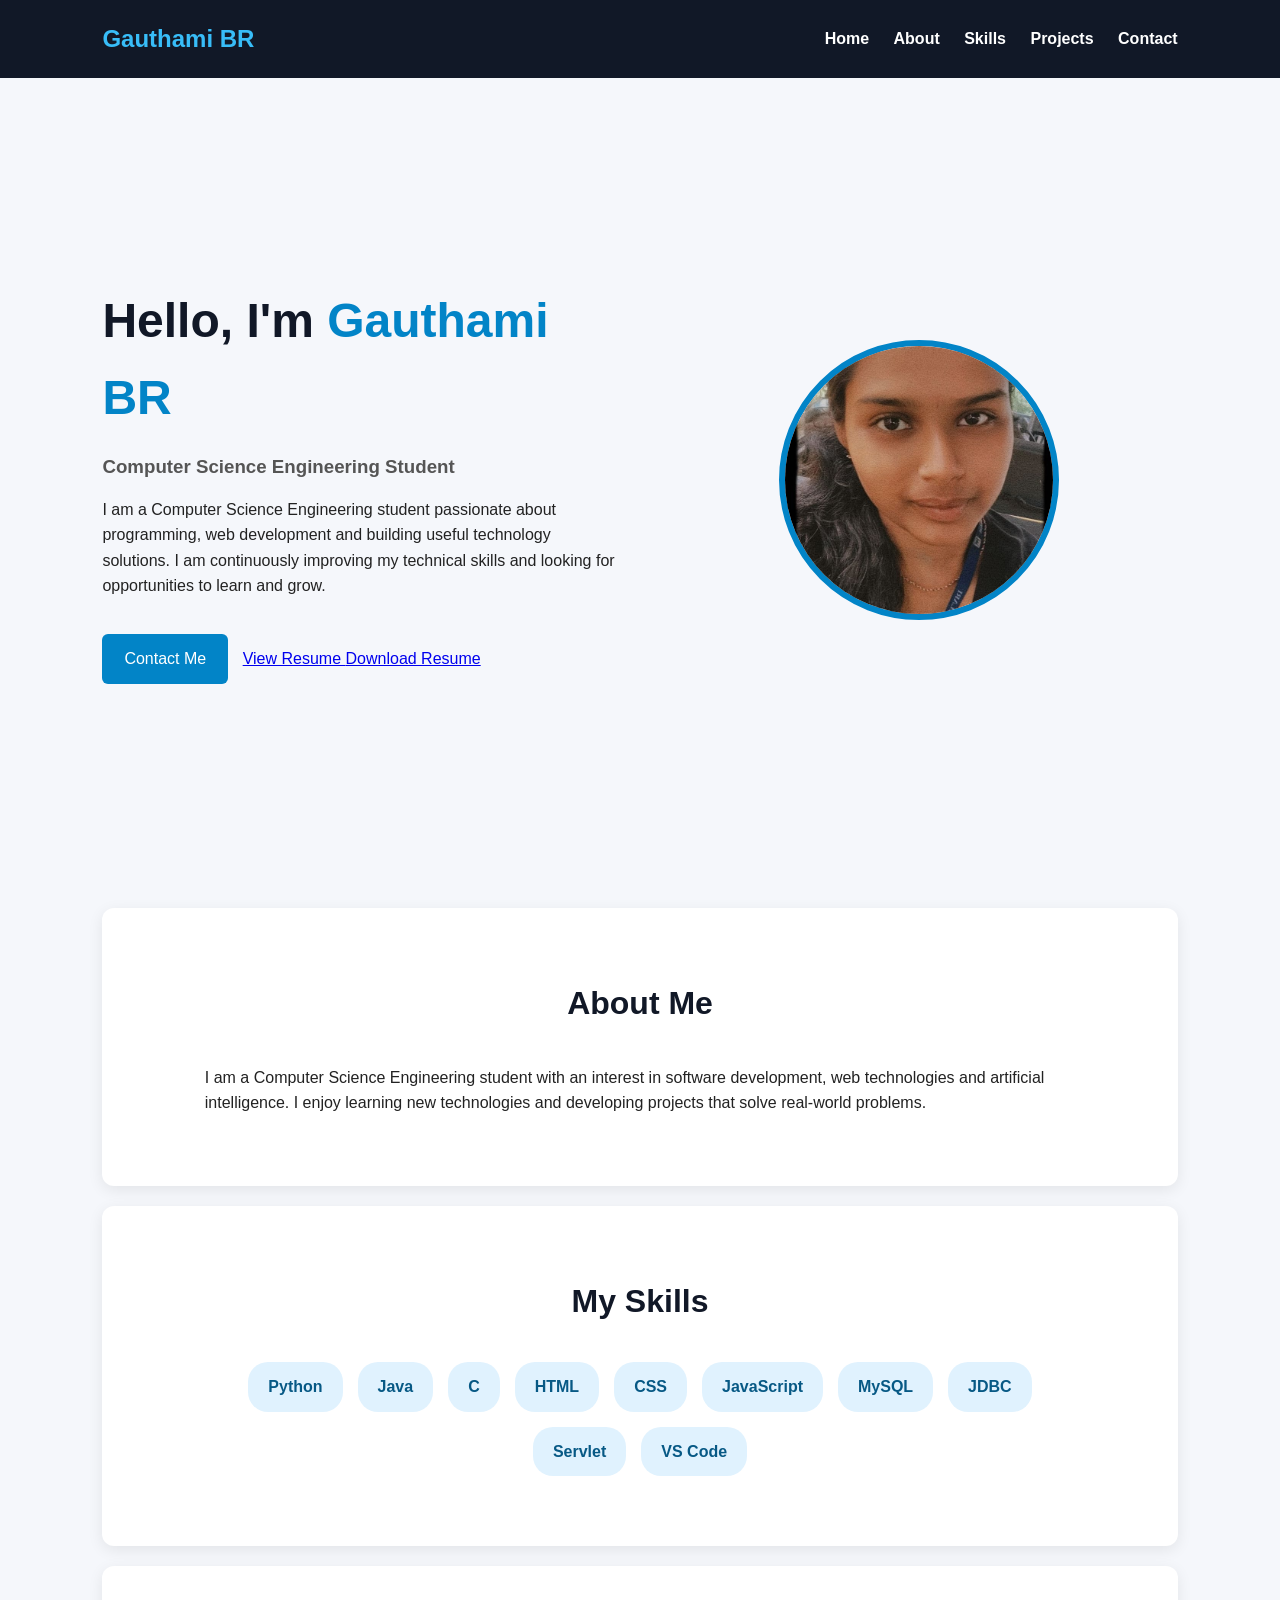
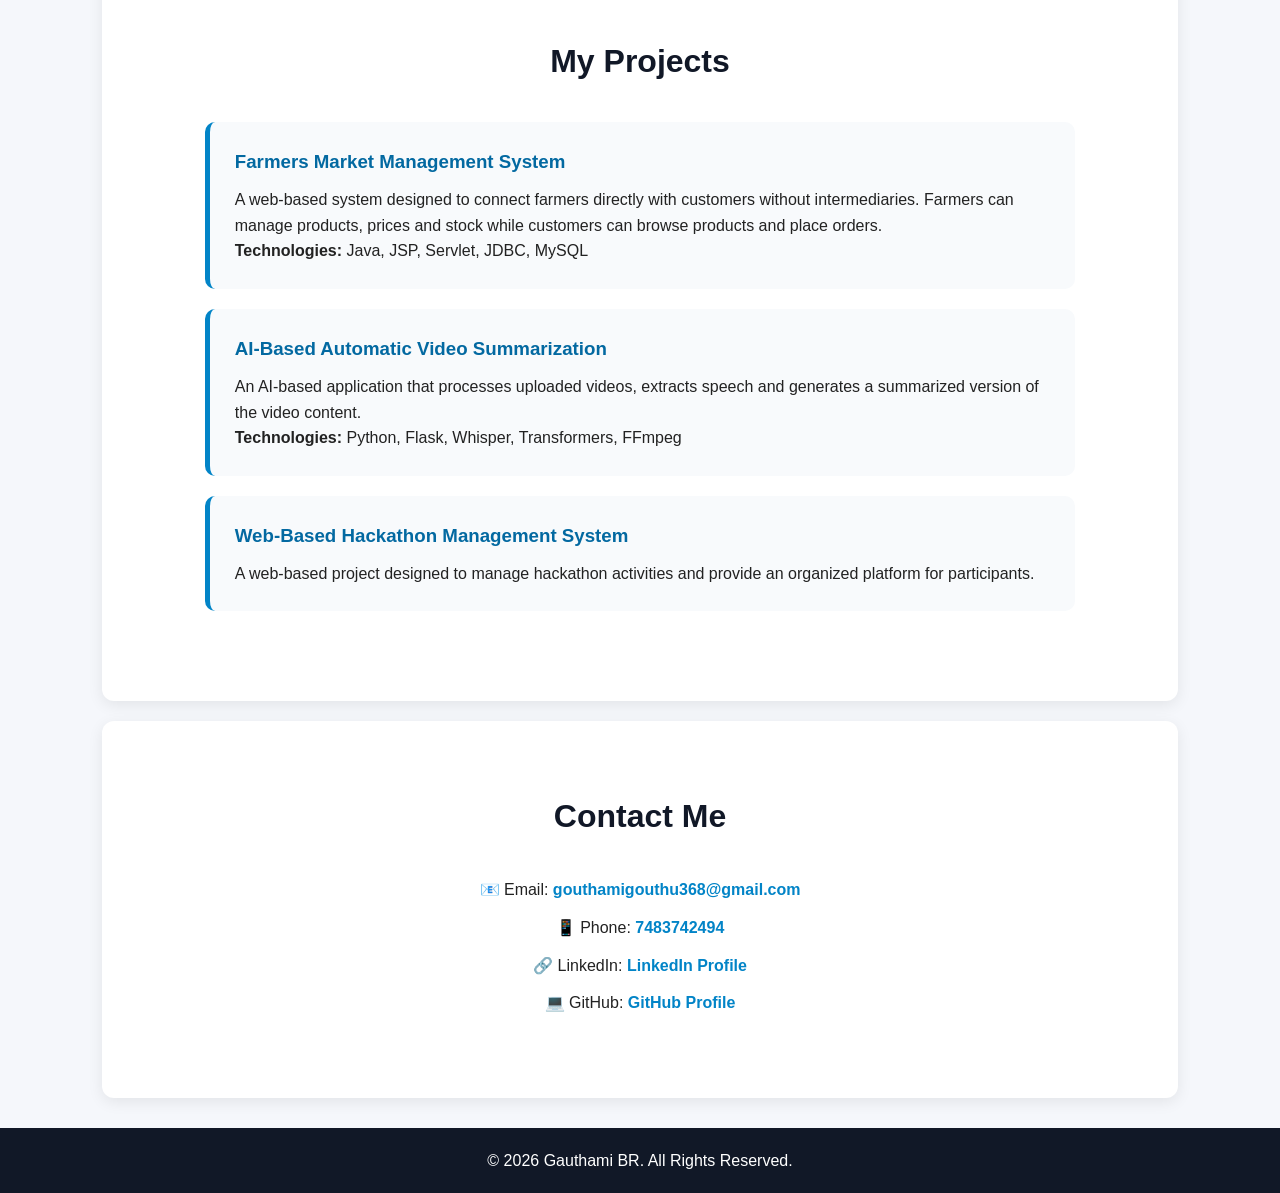
<file: task-1-gauthami portfolio/Gauthami portfolio/index.html>
<!DOCTYPE html>
<html lang="en">
<head>
    <meta charset="UTF-8">
    <meta name="viewport" content="width=device-width, initial-scale=1.0">

    <title>Gauthami BR | Portfolio</title>

    <style>
        * {
            margin: 0;
            padding: 0;
            box-sizing: border-box;
            scroll-behavior: smooth;
        }

        body {
            font-family: Arial, sans-serif;
            background: #f5f7fb;
            color: #222;
            line-height: 1.6;
        }

        header {
            background: #111827;
            color: white;
            padding: 20px 8%;
            display: flex;
            justify-content: space-between;
            align-items: center;
            position: sticky;
            top: 0;
            z-index: 1000;
        }

        header h2 {
            color: #38bdf8;
        }

        nav a {
            color: white;
            text-decoration: none;
            margin-left: 20px;
            font-weight: bold;
        }

        nav a:hover {
            color: #38bdf8;
        }

        section {
            padding: 70px 8%;
        }

        .home {
            min-height: 90vh;
            display: flex;
            justify-content: space-between;
            align-items: center;
            gap: 40px;
        }

        .home-text {
            flex: 1;
        }

        .home-text h1 {
            font-size: 48px;
            color: #111827;
        }

        .home-text h1 span {
            color: #0284c7;
        }

        .home-text h3 {
            margin: 15px 0;
            color: #555;
        }

        .home-text p {
            max-width: 600px;
            margin-bottom: 25px;
        }

        .home-image {
            flex: 1;
            text-align: center;
        }

        .home-image img {
            width: 280px;
            height: 280px;
            object-fit: cover;
            border-radius: 50%;
            border: 6px solid #0284c7;
        }

        .btn {
            display: inline-block;
            padding: 12px 22px;
            background: #0284c7;
            color: white;
            text-decoration: none;
            border-radius: 6px;
            margin-right: 10px;
            margin-top: 10px;
        }

        .btn:hover {
            background: #0369a1;
        }

        h2.section-title {
            text-align: center;
            margin-bottom: 35px;
            font-size: 32px;
            color: #111827;
        }

        .about,
        .skills,
        .projects,
        .contact {
            background: white;
            margin: 20px 8%;
            border-radius: 12px;
            box-shadow: 0 4px 15px rgba(0,0,0,0.08);
        }

        .skills-container {
            display: flex;
            flex-wrap: wrap;
            justify-content: center;
            gap: 15px;
        }

        .skill {
            background: #e0f2fe;
            color: #075985;
            padding: 12px 20px;
            border-radius: 20px;
            font-weight: bold;
        }

        .project-card {
            background: #f8fafc;
            padding: 25px;
            margin-bottom: 20px;
            border-radius: 10px;
            border-left: 5px solid #0284c7;
        }

        .project-card h3 {
            color: #0369a1;
            margin-bottom: 10px;
        }

        .contact p {
            text-align: center;
            margin: 12px;
        }

        .contact a {
            color: #0284c7;
            text-decoration: none;
            font-weight: bold;
        }

        .contact a:hover {
            text-decoration: underline;
        }

        footer {
            text-align: center;
            background: #111827;
            color: white;
            padding: 20px;
            margin-top: 30px;
        }

        @media (max-width: 768px) {
            header {
                flex-direction: column;
                gap: 15px;
            }

            nav a {
                margin: 5px;
                display: inline-block;
            }

            .home {
                flex-direction: column-reverse;
                text-align: center;
                padding-top: 50px;
            }

            .home-text h1 {
                font-size: 36px;
            }

            .home-image img {
                width: 220px;
                height: 220px;
            }
        }
    </style>
</head>

<body>

    <!-- HEADER -->
    <header>
        <h2>Gauthami BR</h2>

        <nav>
            <a href="#home">Home</a>
            <a href="#about">About</a>
            <a href="#skills">Skills</a>
            <a href="#projects">Projects</a>
            <a href="#contact">Contact</a>
        </nav>
    </header>


    <!-- HOME -->
    <section class="home" id="home">

        <div class="home-text">

            <h1>
                Hello, I'm <span>Gauthami BR</span>
            </h1>

            <h3>
                Computer Science Engineering Student
            </h3>

            <p>
                I am a Computer Science Engineering student passionate about
                programming, web development and building useful technology
                solutions. I am continuously improving my technical skills
                and looking for opportunities to learn and grow.
            </p>

            <a href="#contact" class="btn">
                Contact Me
            </a>

            <a href="./gauthami_resume.pdf"
               target="_blank">
                View Resume
            </a>

            <a href="gauthami_resume.pdf"
               download>
                Download Resume
            </a>

        </div>


        <div class="home-image">

            <!-- YOUR PHOTO -->
            <!-- Change gauthami.jpg if your actual JPG filename is different -->

            <img src="./gauthami.jpg"
                 alt="Gauthami"width="200px">

        </div>

    </section>


    <!-- ABOUT -->
    <section class="about" id="about">

        <h2 class="section-title">
            About Me
        </h2>

        <p>
            I am a Computer Science Engineering student with an interest in
            software development, web technologies and artificial intelligence.
            I enjoy learning new technologies and developing projects that
            solve real-world problems.
        </p>

    </section>


    <!-- SKILLS -->
    <section class="skills" id="skills">

        <h2 class="section-title">
            My Skills
        </h2>

        <div class="skills-container">

            <div class="skill">Python</div>
            <div class="skill">Java</div>
            <div class="skill">C</div>
            <div class="skill">HTML</div>
            <div class="skill">CSS</div>
            <div class="skill">JavaScript</div>
            <div class="skill">MySQL</div>
            <div class="skill">JDBC</div>
            <div class="skill">Servlet</div>
            <div class="skill">VS Code</div>

        </div>

    </section>


    <!-- PROJECTS -->
    <section class="projects" id="projects">

        <h2 class="section-title">
            My Projects
        </h2>


        <div class="project-card">

            <h3>
                Farmers Market Management System
            </h3>

            <p>
                A web-based system designed to connect farmers directly
                with customers without intermediaries. Farmers can manage
                products, prices and stock while customers can browse
                products and place orders.
            </p>

            <p>
                <strong>Technologies:</strong>
                Java, JSP, Servlet, JDBC, MySQL
            </p>

        </div>


        <div class="project-card">

            <h3>
                AI-Based Automatic Video Summarization
            </h3>

            <p>
                An AI-based application that processes uploaded videos,
                extracts speech and generates a summarized version of
                the video content.
            </p>

            <p>
                <strong>Technologies:</strong>
                Python, Flask, Whisper, Transformers, FFmpeg
            </p>

        </div>


        <div class="project-card">

            <h3>
                Web-Based Hackathon Management System
            </h3>

            <p>
                A web-based project designed to manage hackathon activities
                and provide an organized platform for participants.
            </p>

        </div>

    </section>


    <!-- CONTACT -->
    <section class="contact" id="contact">

        <h2 class="section-title">
            Contact Me
        </h2>


        <p>
            📧 Email:
            <a href="mailto:gouthamigouthu368@gmail.com">
                gouthamigouthu368@gmail.com
            </a>
        </p>


        <p>
            📱 Phone:
            <a href="tel:7483742494">
                7483742494
            </a>
        </p>


        <p>
            🔗 LinkedIn:
            <a href="https://linkedin.com/in/gauthami-br-167868326"
               target="_blank">
                LinkedIn Profile
            </a>
        </p>


        <p>
            💻 GitHub:
            <a href="https://github.com/Gouthami-2006"
               target="_blank">
                GitHub Profile
            </a>
        </p>

    </section>


    <!-- FOOTER -->
    <footer>

        <p>
            © 2026 Gauthami BR. All Rights Reserved.
        </p>

    </footer>

</body>
</html>
</file>
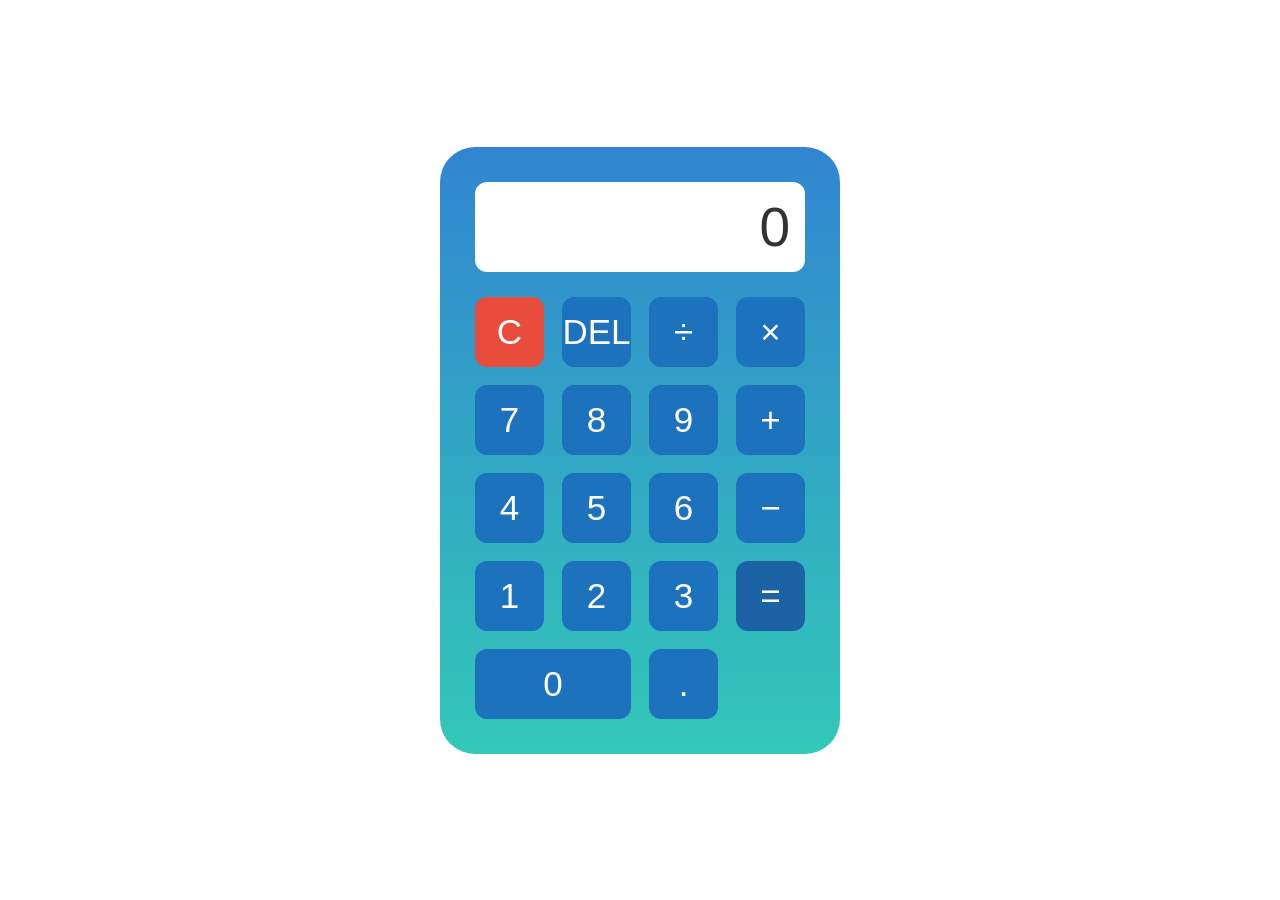
<file: task-3-caculator/calculator/index.html>
<!DOCTYPE html>
<html lang="en">

<head>
    <meta charset="UTF-8">
    <meta name="viewport" content="width=device-width, initial-scale=1.0">

    <title>Calculator</title>

    <link rel="stylesheet" href="style.css">
</head>

<body>

    <div class="calculator">

        <!-- Display Screen -->
        <input type="text" id="display" value="0" readonly>

        <!-- Buttons -->
        <div class="buttons">

            <button onclick="clearDisplay()" class="clear">C</button>
            <button onclick="deleteLast()">DEL</button>
            <button onclick="appendValue('/')">÷</button>
            <button onclick="appendValue('*')">×</button>

            <button onclick="appendValue('7')">7</button>
            <button onclick="appendValue('8')">8</button>
            <button onclick="appendValue('9')">9</button>
            <button onclick="appendValue('+')">+</button>

            <button onclick="appendValue('4')">4</button>
            <button onclick="appendValue('5')">5</button>
            <button onclick="appendValue('6')">6</button>
            <button onclick="appendValue('-')">−</button>

            <button onclick="appendValue('1')">1</button>
            <button onclick="appendValue('2')">2</button>
            <button onclick="appendValue('3')">3</button>
            <button onclick="calculate()" class="equal">=</button>

            <button onclick="appendValue('0')" class="zero">0</button>
            <button onclick="appendValue('.')">.</button>

        </div>

    </div>

    <script src="script.js"></script>

</body>
</html>
</file>
<file: task-3-caculator/calculator/style.css>
* {
    margin: 0;
    padding: 0;
    box-sizing: border-box;
}

body {
    height: 100vh;
    display: flex;
    justify-content: center;
    align-items: center;
    background: white;
    font-family: Arial, sans-serif;
}

.calculator {
    width: 400px;
    padding: 35px;
    border-radius: 35px;
    background: linear-gradient(to bottom, #3185d1, #32c8b7);
}

#display {
    width: 100%;
    height: 90px;
    border: none;
    border-radius: 12px;
    margin-bottom: 25px;
    background: white;
    text-align: right;
    padding: 15px;
    font-size: 55px;
    color: #333;
}

.buttons {
    display: grid;
    grid-template-columns: repeat(4, 1fr);
    gap: 18px;
}

button {
    height: 70px;
    border: none;
    border-radius: 12px;
    background: #1d72bd;
    color: white;
    font-size: 35px;
    cursor: pointer;
}

button:hover {
    background: #155a96;
}

.clear {
    background: #e74c3c;
}

.equal {
    background: #1b63a5;
}

.zero {
    grid-column: span 2;
}
</file>
